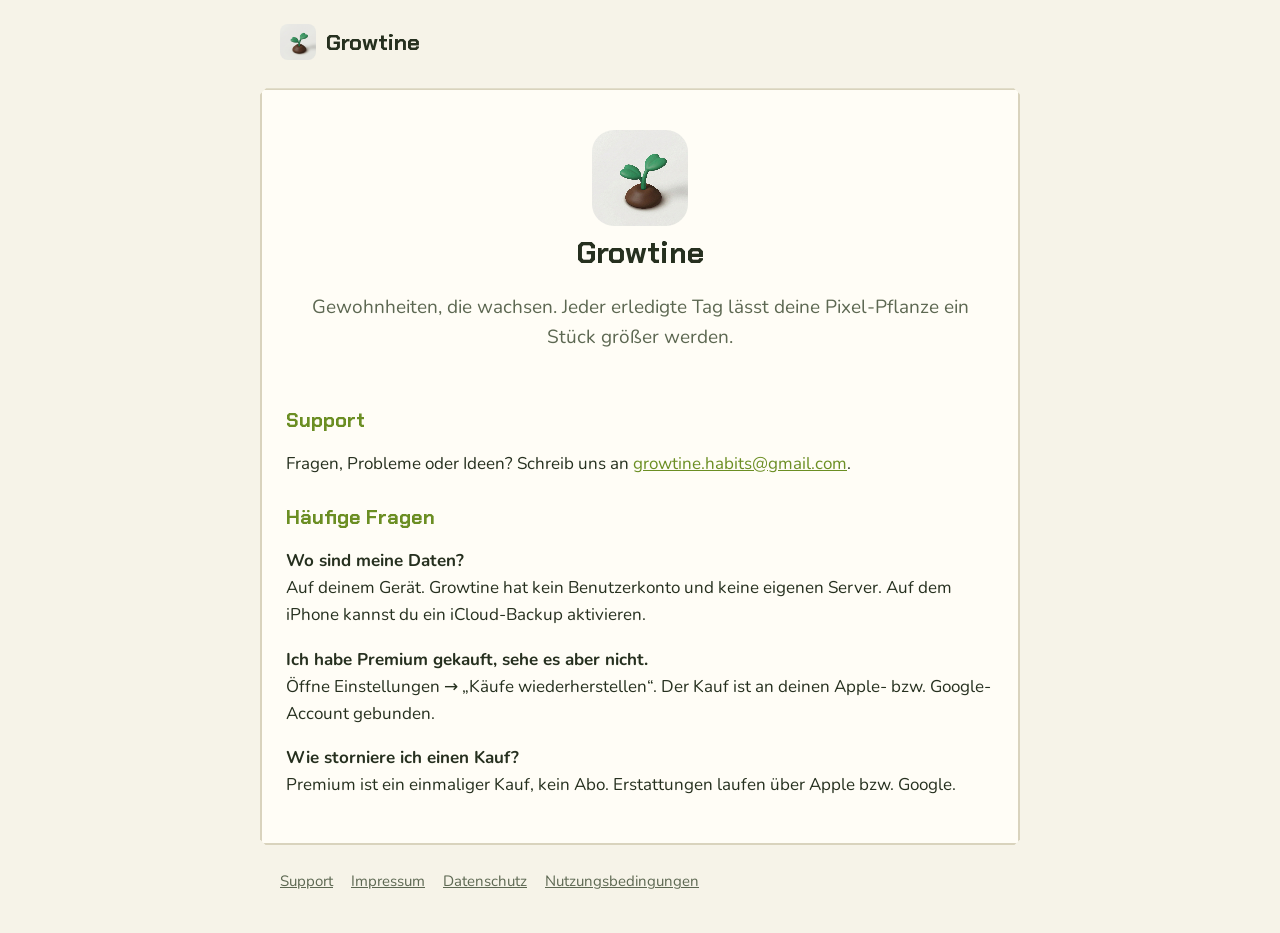
<file: index.html>
<!doctype html>
<html lang="de">
<head>
<meta charset="utf-8">
<meta name="viewport" content="width=device-width, initial-scale=1">
<title>Growtine</title>
<link rel="icon" href="icon.png">
<link rel="stylesheet" href="style.css">
</head>
<body>
<header><a href="index.html" class="brand"><img src="icon.png" alt="">Growtine</a></header>
<main>
<div class="hero">
  <img src="icon.png" alt="" class="icon">
  <h1>Growtine</h1>
  <p class="lead">Gewohnheiten, die wachsen. Jeder erledigte Tag lässt deine Pixel-Pflanze ein Stück größer werden.</p>
</div>
<h2>Support</h2>
<p>Fragen, Probleme oder Ideen? Schreib uns an <a href="mailto:growtine.habits@gmail.com">growtine.habits@gmail.com</a>.</p>
<h2>Häufige Fragen</h2>
<p><b>Wo sind meine Daten?</b><br>Auf deinem Gerät. Growtine hat kein Benutzerkonto und keine eigenen Server. Auf dem iPhone kannst du ein iCloud-Backup aktivieren.</p>
<p><b>Ich habe Premium gekauft, sehe es aber nicht.</b><br>Öffne Einstellungen → „Käufe wiederherstellen“. Der Kauf ist an deinen Apple- bzw. Google-Account gebunden.</p>
<p><b>Wie storniere ich einen Kauf?</b><br>Premium ist ein einmaliger Kauf, kein Abo. Erstattungen laufen über Apple bzw. Google.</p>

</main>
<footer>
<a href="index.html">Support</a>
<a href="impressum.html">Impressum</a>
<a href="datenschutz.html">Datenschutz</a>
<a href="nutzungsbedingungen.html">Nutzungsbedingungen</a>
</footer>
</body>
</html>
</file>
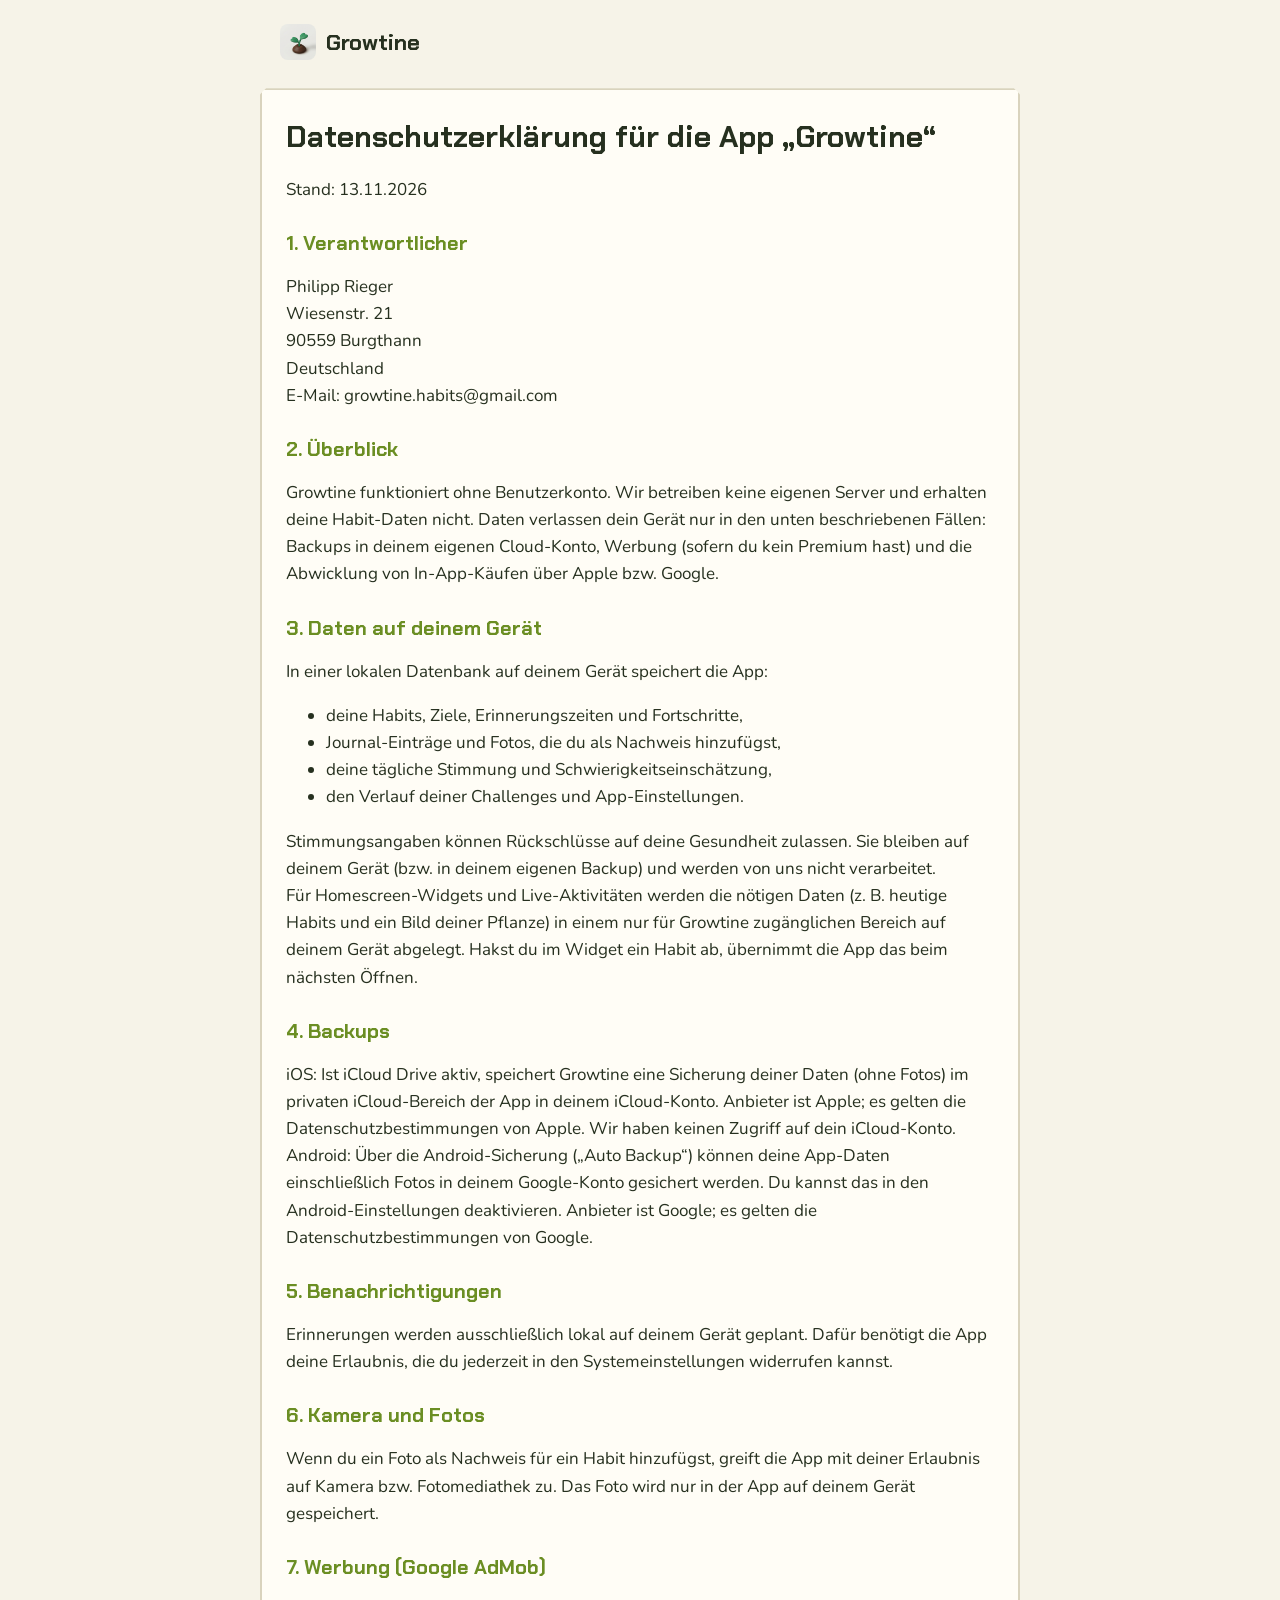
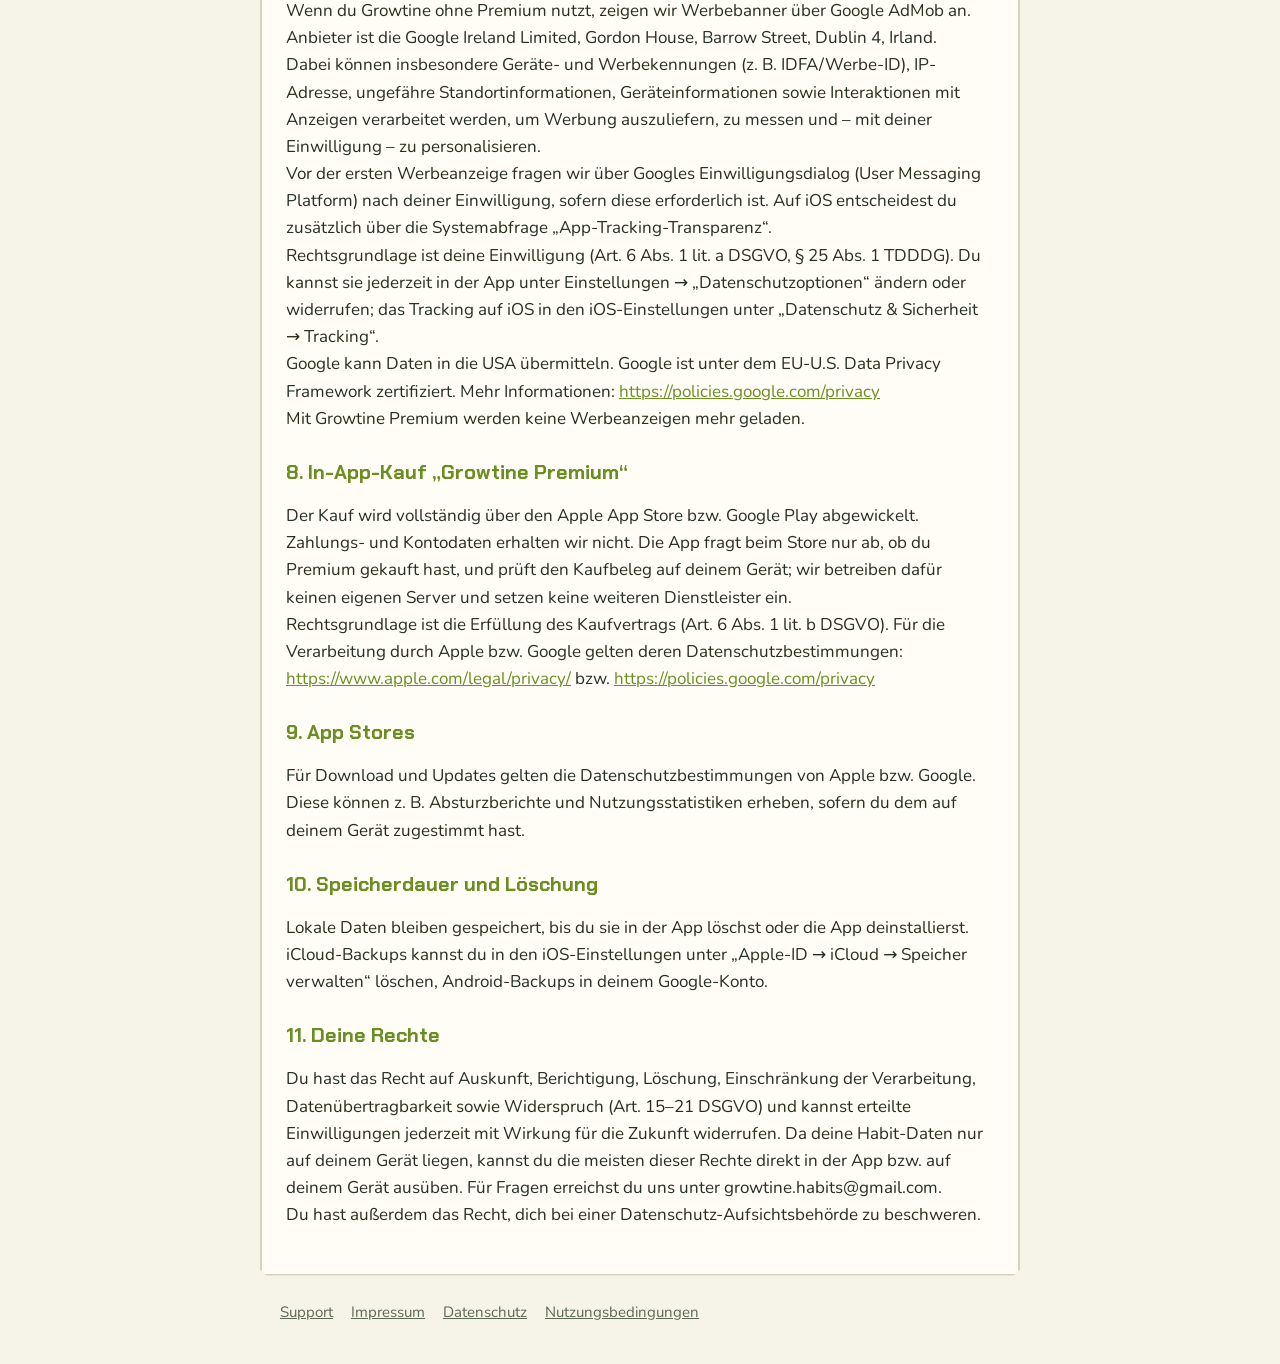
<file: datenschutz.html>
<!doctype html>
<html lang="de">
<head>
<meta charset="utf-8">
<meta name="viewport" content="width=device-width, initial-scale=1">
<title>Datenschutzerklärung · Growtine</title>
<link rel="icon" href="icon.png">
<link rel="stylesheet" href="style.css">
</head>
<body>
<header><a href="index.html" class="brand"><img src="icon.png" alt="">Growtine</a></header>
<main>
<h1>Datenschutzerklärung für die App „Growtine“</h1>
<p>Stand: 13.11.2026</p>
<h2>1. Verantwortlicher</h2>
<p>Philipp Rieger<br>Wiesenstr. 21<br>90559 Burgthann<br>Deutschland<br>E-Mail: growtine.habits@gmail.com</p>
<h2>2. Überblick</h2>
<p>Growtine funktioniert ohne Benutzerkonto. Wir betreiben keine eigenen Server und erhalten deine Habit-Daten nicht. Daten verlassen dein Gerät nur in den unten beschriebenen Fällen: Backups in deinem eigenen Cloud-Konto, Werbung (sofern du kein Premium hast) und die Abwicklung von In-App-Käufen über Apple bzw. Google.</p>
<h2>3. Daten auf deinem Gerät</h2>
<p>In einer lokalen Datenbank auf deinem Gerät speichert die App:</p>
<ul>
<li>deine Habits, Ziele, Erinnerungszeiten und Fortschritte,</li>
<li>Journal-Einträge und Fotos, die du als Nachweis hinzufügst,</li>
<li>deine tägliche Stimmung und Schwierigkeitseinschätzung,</li>
<li>den Verlauf deiner Challenges und App-Einstellungen.</li>
</ul>
<p>Stimmungsangaben können Rückschlüsse auf deine Gesundheit zulassen. Sie bleiben auf deinem Gerät (bzw. in deinem eigenen Backup) und werden von uns nicht verarbeitet.<br>Für Homescreen-Widgets und Live-Aktivitäten werden die nötigen Daten (z. B. heutige Habits und ein Bild deiner Pflanze) in einem nur für Growtine zugänglichen Bereich auf deinem Gerät abgelegt. Hakst du im Widget ein Habit ab, übernimmt die App das beim nächsten Öffnen.</p>
<h2>4. Backups</h2>
<p>iOS: Ist iCloud Drive aktiv, speichert Growtine eine Sicherung deiner Daten (ohne Fotos) im privaten iCloud-Bereich der App in deinem iCloud-Konto. Anbieter ist Apple; es gelten die Datenschutzbestimmungen von Apple. Wir haben keinen Zugriff auf dein iCloud-Konto.<br>Android: Über die Android-Sicherung („Auto Backup“) können deine App-Daten einschließlich Fotos in deinem Google-Konto gesichert werden. Du kannst das in den Android-Einstellungen deaktivieren. Anbieter ist Google; es gelten die Datenschutzbestimmungen von Google.</p>
<h2>5. Benachrichtigungen</h2>
<p>Erinnerungen werden ausschließlich lokal auf deinem Gerät geplant. Dafür benötigt die App deine Erlaubnis, die du jederzeit in den Systemeinstellungen widerrufen kannst.</p>
<h2>6. Kamera und Fotos</h2>
<p>Wenn du ein Foto als Nachweis für ein Habit hinzufügst, greift die App mit deiner Erlaubnis auf Kamera bzw. Fotomediathek zu. Das Foto wird nur in der App auf deinem Gerät gespeichert.</p>
<h2>7. Werbung (Google AdMob)</h2>
<p>Wenn du Growtine ohne Premium nutzt, zeigen wir Werbebanner über Google AdMob an. Anbieter ist die Google Ireland Limited, Gordon House, Barrow Street, Dublin 4, Irland.<br>Dabei können insbesondere Geräte- und Werbekennungen (z. B. IDFA/Werbe-ID), IP-Adresse, ungefähre Standortinformationen, Geräteinformationen sowie Interaktionen mit Anzeigen verarbeitet werden, um Werbung auszuliefern, zu messen und – mit deiner Einwilligung – zu personalisieren.<br>Vor der ersten Werbeanzeige fragen wir über Googles Einwilligungsdialog (User Messaging Platform) nach deiner Einwilligung, sofern diese erforderlich ist. Auf iOS entscheidest du zusätzlich über die Systemabfrage „App-Tracking-Transparenz“.<br>Rechtsgrundlage ist deine Einwilligung (Art. 6 Abs. 1 lit. a DSGVO, § 25 Abs. 1 TDDDG). Du kannst sie jederzeit in der App unter Einstellungen → „Datenschutzoptionen“ ändern oder widerrufen; das Tracking auf iOS in den iOS-Einstellungen unter „Datenschutz &amp; Sicherheit → Tracking“.<br>Google kann Daten in die USA übermitteln. Google ist unter dem EU-U.S. Data Privacy Framework zertifiziert. Mehr Informationen: <a href="https://policies.google.com/privacy">https://policies.google.com/privacy</a><br>Mit Growtine Premium werden keine Werbeanzeigen mehr geladen.</p>
<h2>8. In-App-Kauf „Growtine Premium“</h2>
<p>Der Kauf wird vollständig über den Apple App Store bzw. Google Play abgewickelt. Zahlungs- und Kontodaten erhalten wir nicht. Die App fragt beim Store nur ab, ob du Premium gekauft hast, und prüft den Kaufbeleg auf deinem Gerät; wir betreiben dafür keinen eigenen Server und setzen keine weiteren Dienstleister ein.<br>Rechtsgrundlage ist die Erfüllung des Kaufvertrags (Art. 6 Abs. 1 lit. b DSGVO). Für die Verarbeitung durch Apple bzw. Google gelten deren Datenschutzbestimmungen: <a href="https://www.apple.com/legal/privacy/">https://www.apple.com/legal/privacy/</a> bzw. <a href="https://policies.google.com/privacy">https://policies.google.com/privacy</a></p>
<h2>9. App Stores</h2>
<p>Für Download und Updates gelten die Datenschutzbestimmungen von Apple bzw. Google. Diese können z. B. Absturzberichte und Nutzungsstatistiken erheben, sofern du dem auf deinem Gerät zugestimmt hast.</p>
<h2>10. Speicherdauer und Löschung</h2>
<p>Lokale Daten bleiben gespeichert, bis du sie in der App löschst oder die App deinstallierst. iCloud-Backups kannst du in den iOS-Einstellungen unter „Apple-ID → iCloud → Speicher verwalten“ löschen, Android-Backups in deinem Google-Konto.</p>
<h2>11. Deine Rechte</h2>
<p>Du hast das Recht auf Auskunft, Berichtigung, Löschung, Einschränkung der Verarbeitung, Datenübertragbarkeit sowie Widerspruch (Art. 15–21 DSGVO) und kannst erteilte Einwilligungen jederzeit mit Wirkung für die Zukunft widerrufen. Da deine Habit-Daten nur auf deinem Gerät liegen, kannst du die meisten dieser Rechte direkt in der App bzw. auf deinem Gerät ausüben. Für Fragen erreichst du uns unter growtine.habits@gmail.com.<br>Du hast außerdem das Recht, dich bei einer Datenschutz-Aufsichtsbehörde zu beschweren.</p>

</main>
<footer>
<a href="index.html">Support</a>
<a href="impressum.html">Impressum</a>
<a href="datenschutz.html">Datenschutz</a>
<a href="nutzungsbedingungen.html">Nutzungsbedingungen</a>
</footer>
</body>
</html>
</file>
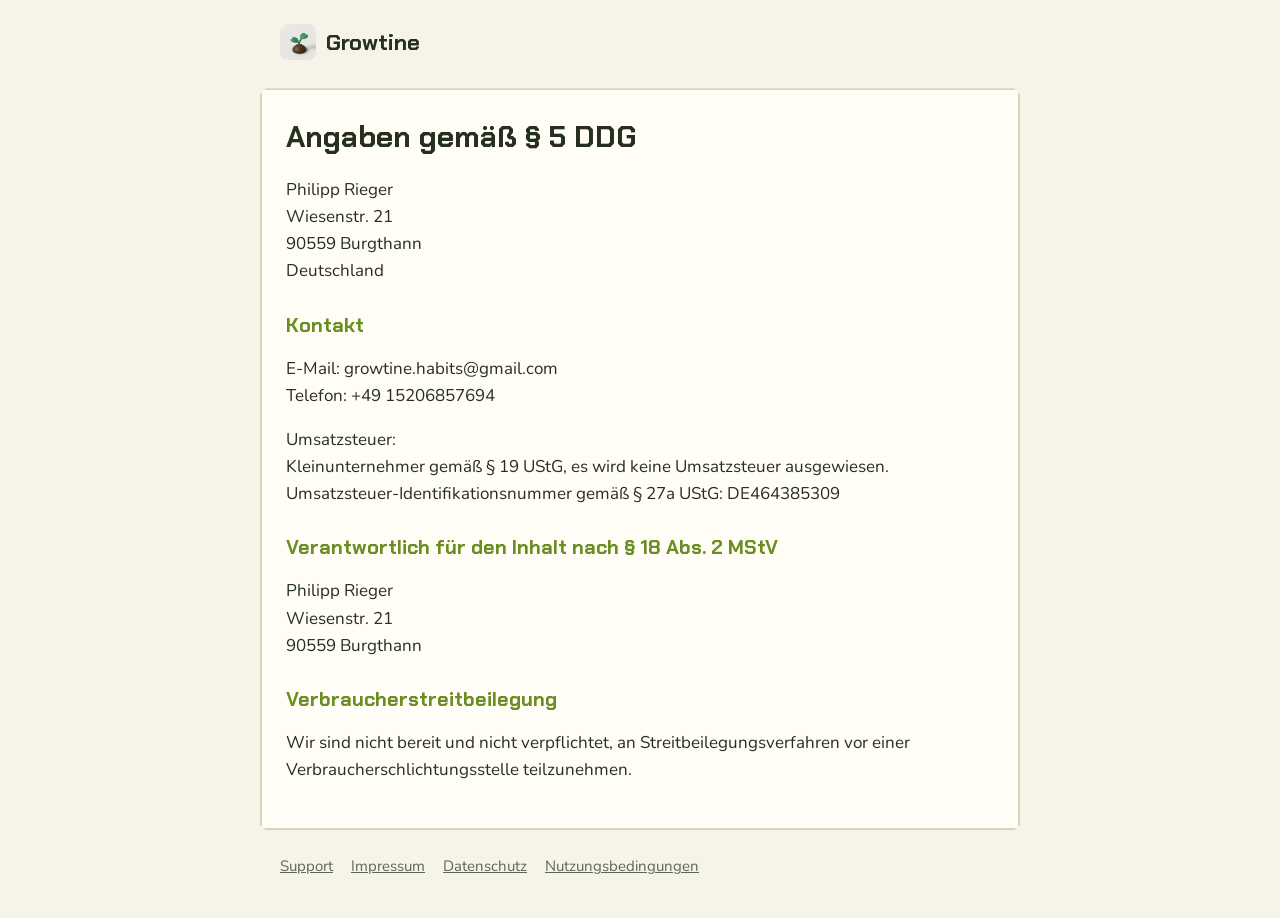
<file: impressum.html>
<!doctype html>
<html lang="de">
<head>
<meta charset="utf-8">
<meta name="viewport" content="width=device-width, initial-scale=1">
<title>Impressum · Growtine</title>
<link rel="icon" href="icon.png">
<link rel="stylesheet" href="style.css">
</head>
<body>
<header><a href="index.html" class="brand"><img src="icon.png" alt="">Growtine</a></header>
<main>
<h1>Angaben gemäß § 5 DDG</h1>
<p>Philipp Rieger<br>Wiesenstr. 21<br>90559 Burgthann<br>Deutschland</p>
<h2>Kontakt</h2>
<p>E-Mail: growtine.habits@gmail.com<br>Telefon: +49 15206857694</p>
<p>Umsatzsteuer:<br>Kleinunternehmer gemäß § 19 UStG, es wird keine Umsatzsteuer ausgewiesen.<br>Umsatzsteuer-Identifikationsnummer gemäß § 27a UStG: DE464385309</p>
<h2>Verantwortlich für den Inhalt nach § 18 Abs. 2 MStV</h2>
<p>Philipp Rieger<br>Wiesenstr. 21<br>90559 Burgthann</p>
<h2>Verbraucherstreitbeilegung</h2>
<p>Wir sind nicht bereit und nicht verpflichtet, an Streitbeilegungsverfahren vor einer Verbraucherschlichtungsstelle teilzunehmen.</p>

</main>
<footer>
<a href="index.html">Support</a>
<a href="impressum.html">Impressum</a>
<a href="datenschutz.html">Datenschutz</a>
<a href="nutzungsbedingungen.html">Nutzungsbedingungen</a>
</footer>
</body>
</html>
</file>
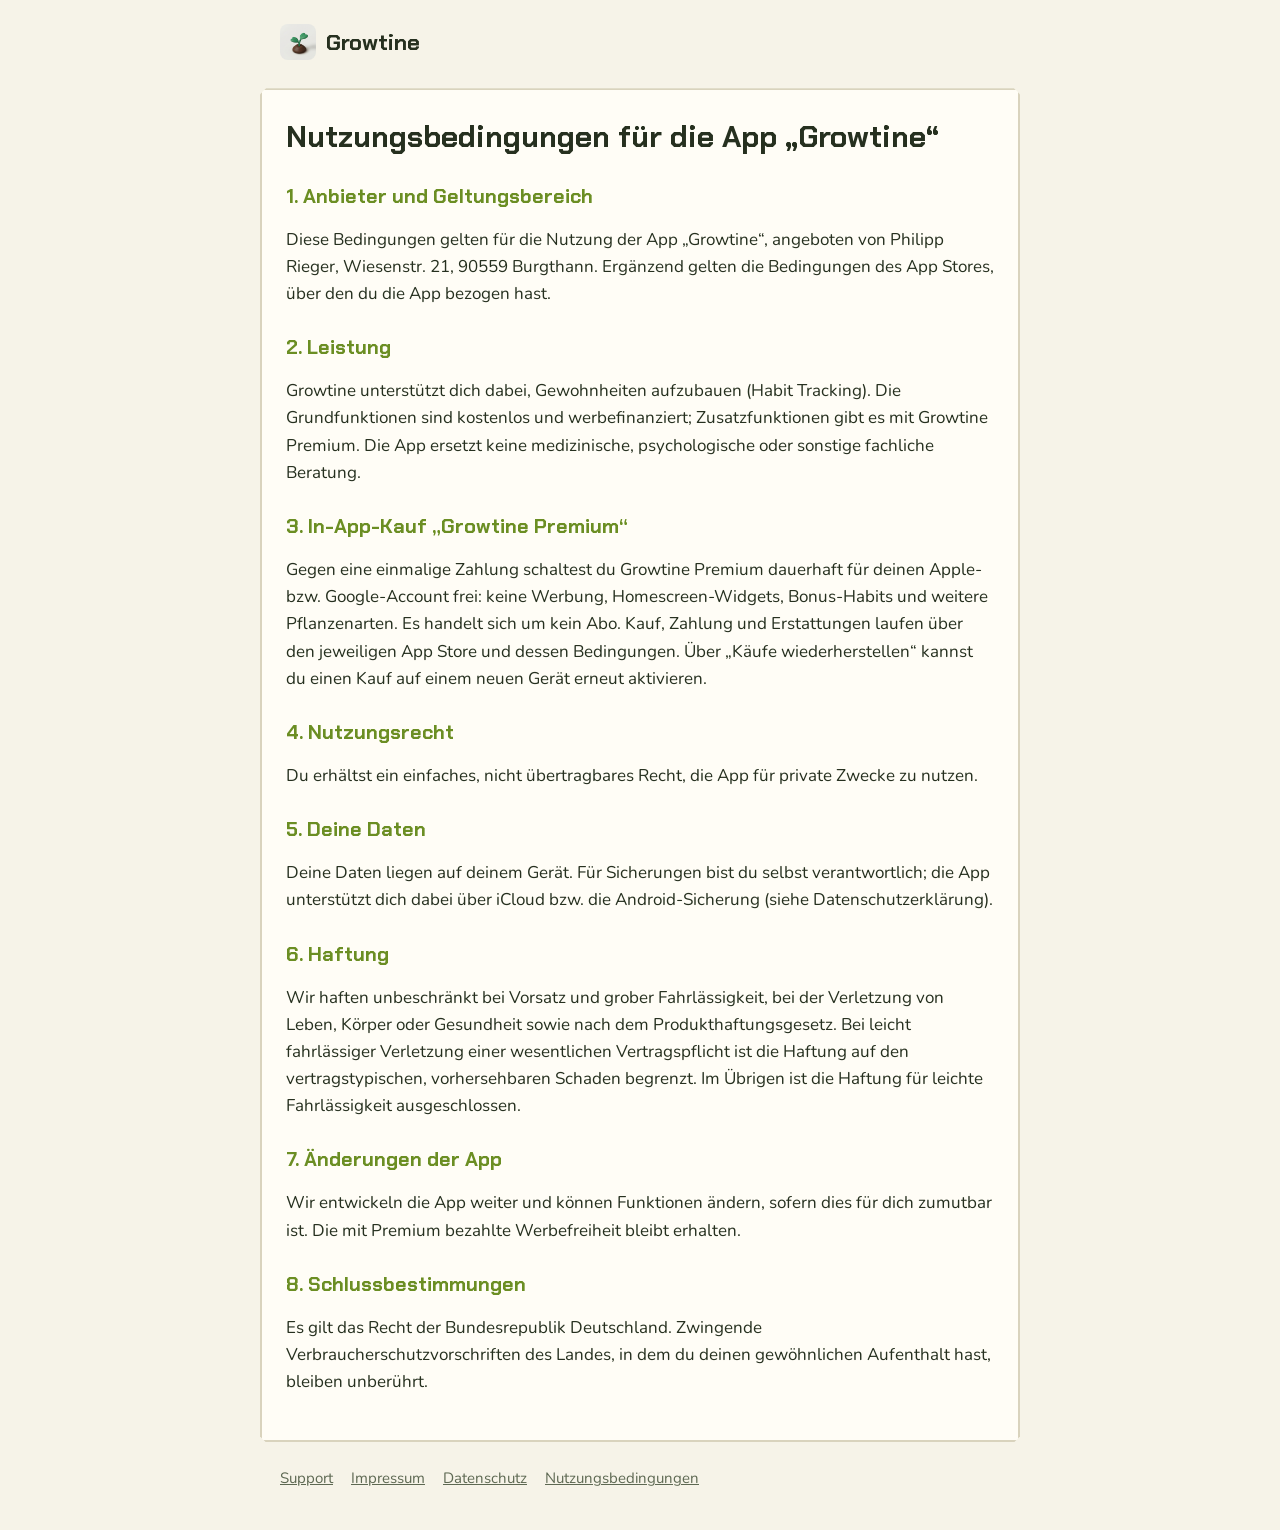
<file: nutzungsbedingungen.html>
<!doctype html>
<html lang="de">
<head>
<meta charset="utf-8">
<meta name="viewport" content="width=device-width, initial-scale=1">
<title>Nutzungsbedingungen · Growtine</title>
<link rel="icon" href="icon.png">
<link rel="stylesheet" href="style.css">
</head>
<body>
<header><a href="index.html" class="brand"><img src="icon.png" alt="">Growtine</a></header>
<main>
<h1>Nutzungsbedingungen für die App „Growtine“</h1>
<h2>1. Anbieter und Geltungsbereich</h2>
<p>Diese Bedingungen gelten für die Nutzung der App „Growtine“, angeboten von Philipp Rieger, Wiesenstr. 21, 90559 Burgthann. Ergänzend gelten die Bedingungen des App Stores, über den du die App bezogen hast.</p>
<h2>2. Leistung</h2>
<p>Growtine unterstützt dich dabei, Gewohnheiten aufzubauen (Habit Tracking). Die Grundfunktionen sind kostenlos und werbefinanziert; Zusatzfunktionen gibt es mit Growtine Premium. Die App ersetzt keine medizinische, psychologische oder sonstige fachliche Beratung.</p>
<h2>3. In-App-Kauf „Growtine Premium“</h2>
<p>Gegen eine einmalige Zahlung schaltest du Growtine Premium dauerhaft für deinen Apple- bzw. Google-Account frei: keine Werbung, Homescreen-Widgets, Bonus-Habits und weitere Pflanzenarten. Es handelt sich um kein Abo. Kauf, Zahlung und Erstattungen laufen über den jeweiligen App Store und dessen Bedingungen. Über „Käufe wiederherstellen“ kannst du einen Kauf auf einem neuen Gerät erneut aktivieren.</p>
<h2>4. Nutzungsrecht</h2>
<p>Du erhältst ein einfaches, nicht übertragbares Recht, die App für private Zwecke zu nutzen.</p>
<h2>5. Deine Daten</h2>
<p>Deine Daten liegen auf deinem Gerät. Für Sicherungen bist du selbst verantwortlich; die App unterstützt dich dabei über iCloud bzw. die Android-Sicherung (siehe Datenschutzerklärung).</p>
<h2>6. Haftung</h2>
<p>Wir haften unbeschränkt bei Vorsatz und grober Fahrlässigkeit, bei der Verletzung von Leben, Körper oder Gesundheit sowie nach dem Produkthaftungsgesetz. Bei leicht fahrlässiger Verletzung einer wesentlichen Vertragspflicht ist die Haftung auf den vertragstypischen, vorhersehbaren Schaden begrenzt. Im Übrigen ist die Haftung für leichte Fahrlässigkeit ausgeschlossen.</p>
<h2>7. Änderungen der App</h2>
<p>Wir entwickeln die App weiter und können Funktionen ändern, sofern dies für dich zumutbar ist. Die mit Premium bezahlte Werbefreiheit bleibt erhalten.</p>
<h2>8. Schlussbestimmungen</h2>
<p>Es gilt das Recht der Bundesrepublik Deutschland. Zwingende Verbraucherschutzvorschriften des Landes, in dem du deinen gewöhnlichen Aufenthalt hast, bleiben unberührt.</p>

</main>
<footer>
<a href="index.html">Support</a>
<a href="impressum.html">Impressum</a>
<a href="datenschutz.html">Datenschutz</a>
<a href="nutzungsbedingungen.html">Nutzungsbedingungen</a>
</footer>
</body>
</html>
</file>
<file: style.css>
@font-face { font-family: "Chakra Petch"; src: url(fonts/ChakraPetch-SemiBold.ttf); font-weight: 600; }
@font-face { font-family: "Chakra Petch"; src: url(fonts/ChakraPetch-Bold.ttf); font-weight: 700; }
@font-face { font-family: "Nunito"; src: url(fonts/Nunito-Regular.ttf); font-weight: 400; }
@font-face { font-family: "Nunito"; src: url(fonts/Nunito-Bold.ttf); font-weight: 700; }
:root { --bg: #f6f3e8; --card: #fffdf6; --text: #26301f; --muted: #5d6852; --green: #6b8e23; --edge: #d9d3bd; }
@media (prefers-color-scheme: dark) {
  :root { --bg: #1b1d1a; --card: #232621; --text: #e8ecdf; --muted: #a9b29c; --green: #9acd32; --edge: #343a30; }
}
* { box-sizing: border-box; }
body { margin: 0; background: var(--bg); color: var(--text); font: 17px/1.6 "Nunito", system-ui, sans-serif; }
header, main, footer { max-width: 760px; margin: 0 auto; padding: 0 20px; }
header { padding-top: 24px; }
.brand { display: inline-flex; align-items: center; gap: 10px; color: var(--text); text-decoration: none; font: 700 22px "Chakra Petch", sans-serif; }
.brand img { width: 36px; height: 36px; border-radius: 8px; }
main { background: var(--card); border: 2px solid var(--edge); margin-top: 20px; padding: 28px 24px;
  clip-path: polygon(6px 0, calc(100% - 6px) 0, 100% 6px, 100% calc(100% - 6px), calc(100% - 6px) 100%, 6px 100%, 0 calc(100% - 6px), 0 6px); }
h1, h2 { font-family: "Chakra Petch", sans-serif; line-height: 1.25; }
h1 { font-size: 30px; margin-top: 0; }
h2 { font-size: 20px; margin-top: 28px; color: var(--green); }
a { color: var(--green); }
.hero { text-align: center; padding: 12px 0 8px; }
.hero .icon { width: 96px; height: 96px; border-radius: 22px; image-rendering: pixelated; }
.lead { font-size: 19px; color: var(--muted); }
footer { display: flex; flex-wrap: wrap; gap: 18px; padding: 24px 20px 40px; font-size: 15px; }
footer a { color: var(--muted); }
</file>
